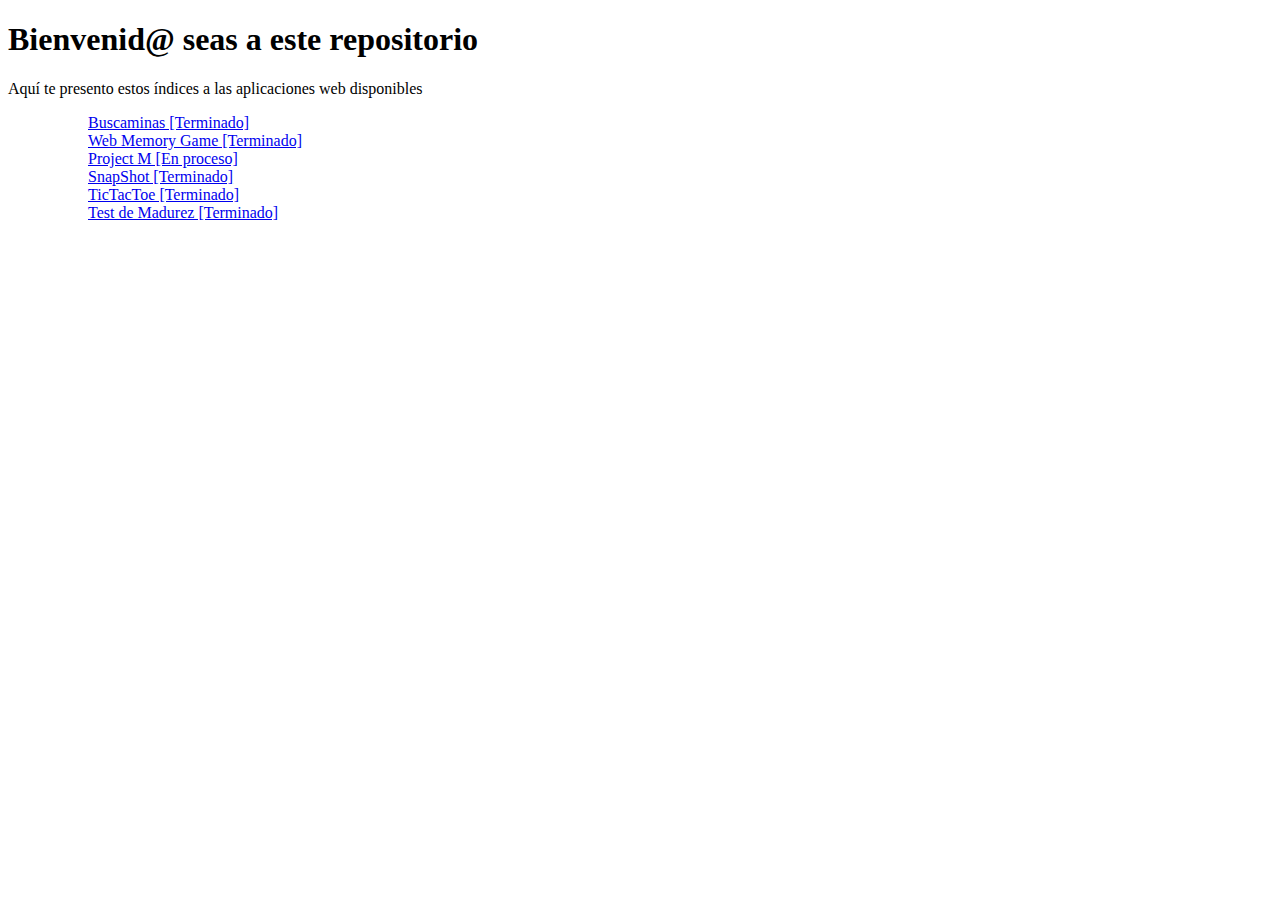
<file: index.html>
<!DOCTYPE html>
<html lang="es">
    <head>
        <meta charset="UTF-8">
        <meta name="viewport" content="width=device-width, initial-scale=1.0">
        <title>index</title>
    </head>
    <body>
        <h1>Bienvenid@ seas a este repositorio</h1>
        <p>Aquí te presento estos índices a las aplicaciones web disponibles</p>
        <ol>
            <ul><a href="Buscaminas/main.html">Buscaminas [Terminado]</a></ul>
            <ul><a href="WebMemoryGame/index.html">Web Memory Game [Terminado]</a></ul>
            <ul><a href="ProjectM/index.html">Project M [En proceso]</a></ul>
            <ul><a href="SnapShot/PaginaPrincipal.html">SnapShot [Terminado]</a></ul>
            <ul><a href="TicTacToe/main.html">TicTacToe [Terminado]</a></ul>
            <ul><a href="TestDeMadurez/">Test de Madurez [Terminado]</a></ul>
        </ol>
    </body>
</html>
</file>
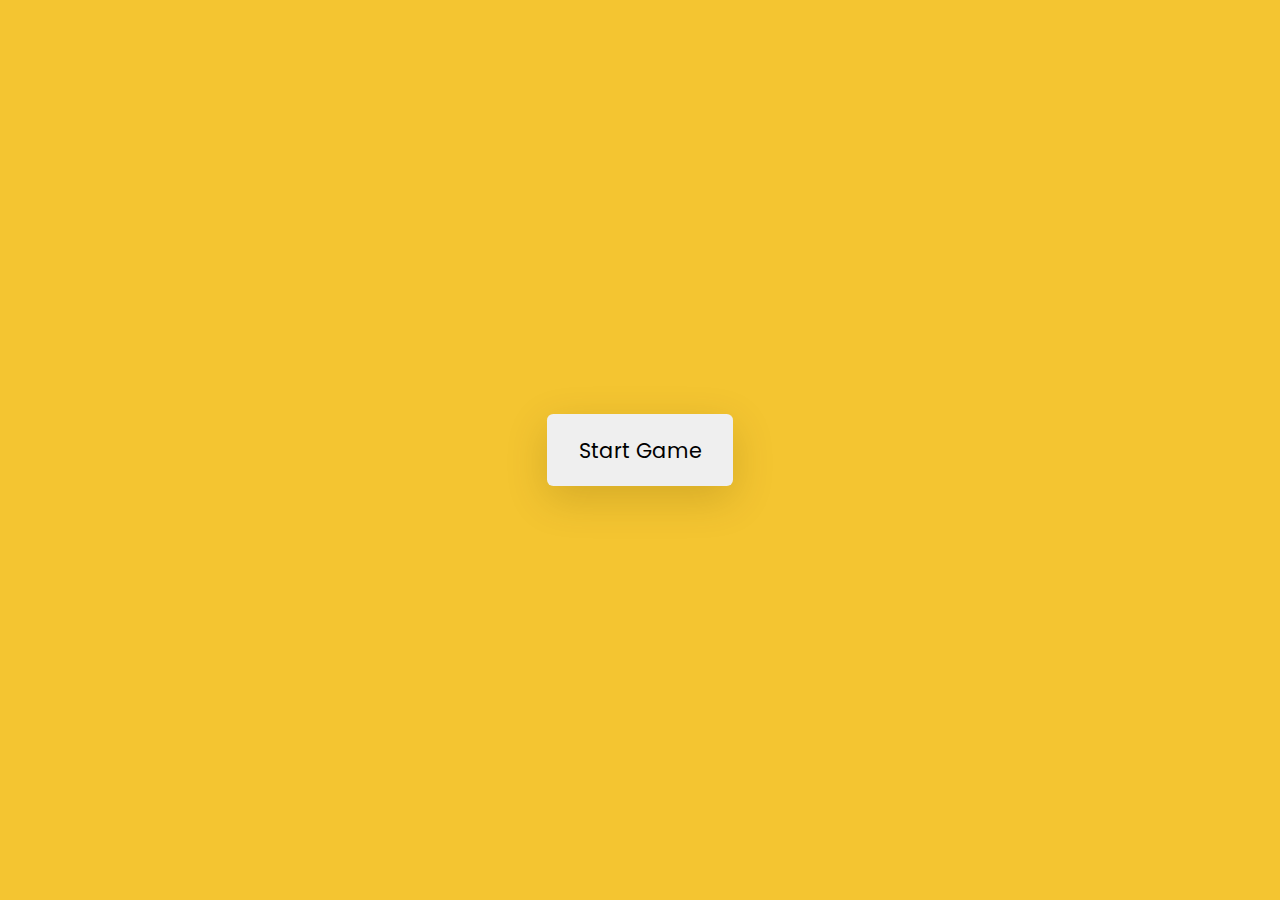
<file: memory/index.html>
<!DOCTYPE html>
<html lang="en">
  <head>
    <meta name="viewport" content="width=device-width, initial-scale=1.0" />
    <title>Memory Game</title>
    <!-- Google Fonts -->
    <link
      href="https://fonts.googleapis.com/css2?family=Poppins:wght@400;600&display=swap"
      rel="stylesheet"
    />
    <!-- Stylesheet -->
    <link rel="stylesheet" href="style.css" />
  </head>
  <body>
    <div class="wrapper">
      <div class="stats-container">
        <div id="moves-count"></div>
        <div id="time"></div>
      </div>
      <div class="game-container"></div>
      <button id="stop" class="hide">Stop Game</button>
    </div>
    <div class="controls-container">
      <p id="result"></p>
      <button id="start">Start Game</button>
    </div>
    <!-- Script -->
    <script src="script.js"></script>
  </body>
</html>
</file>
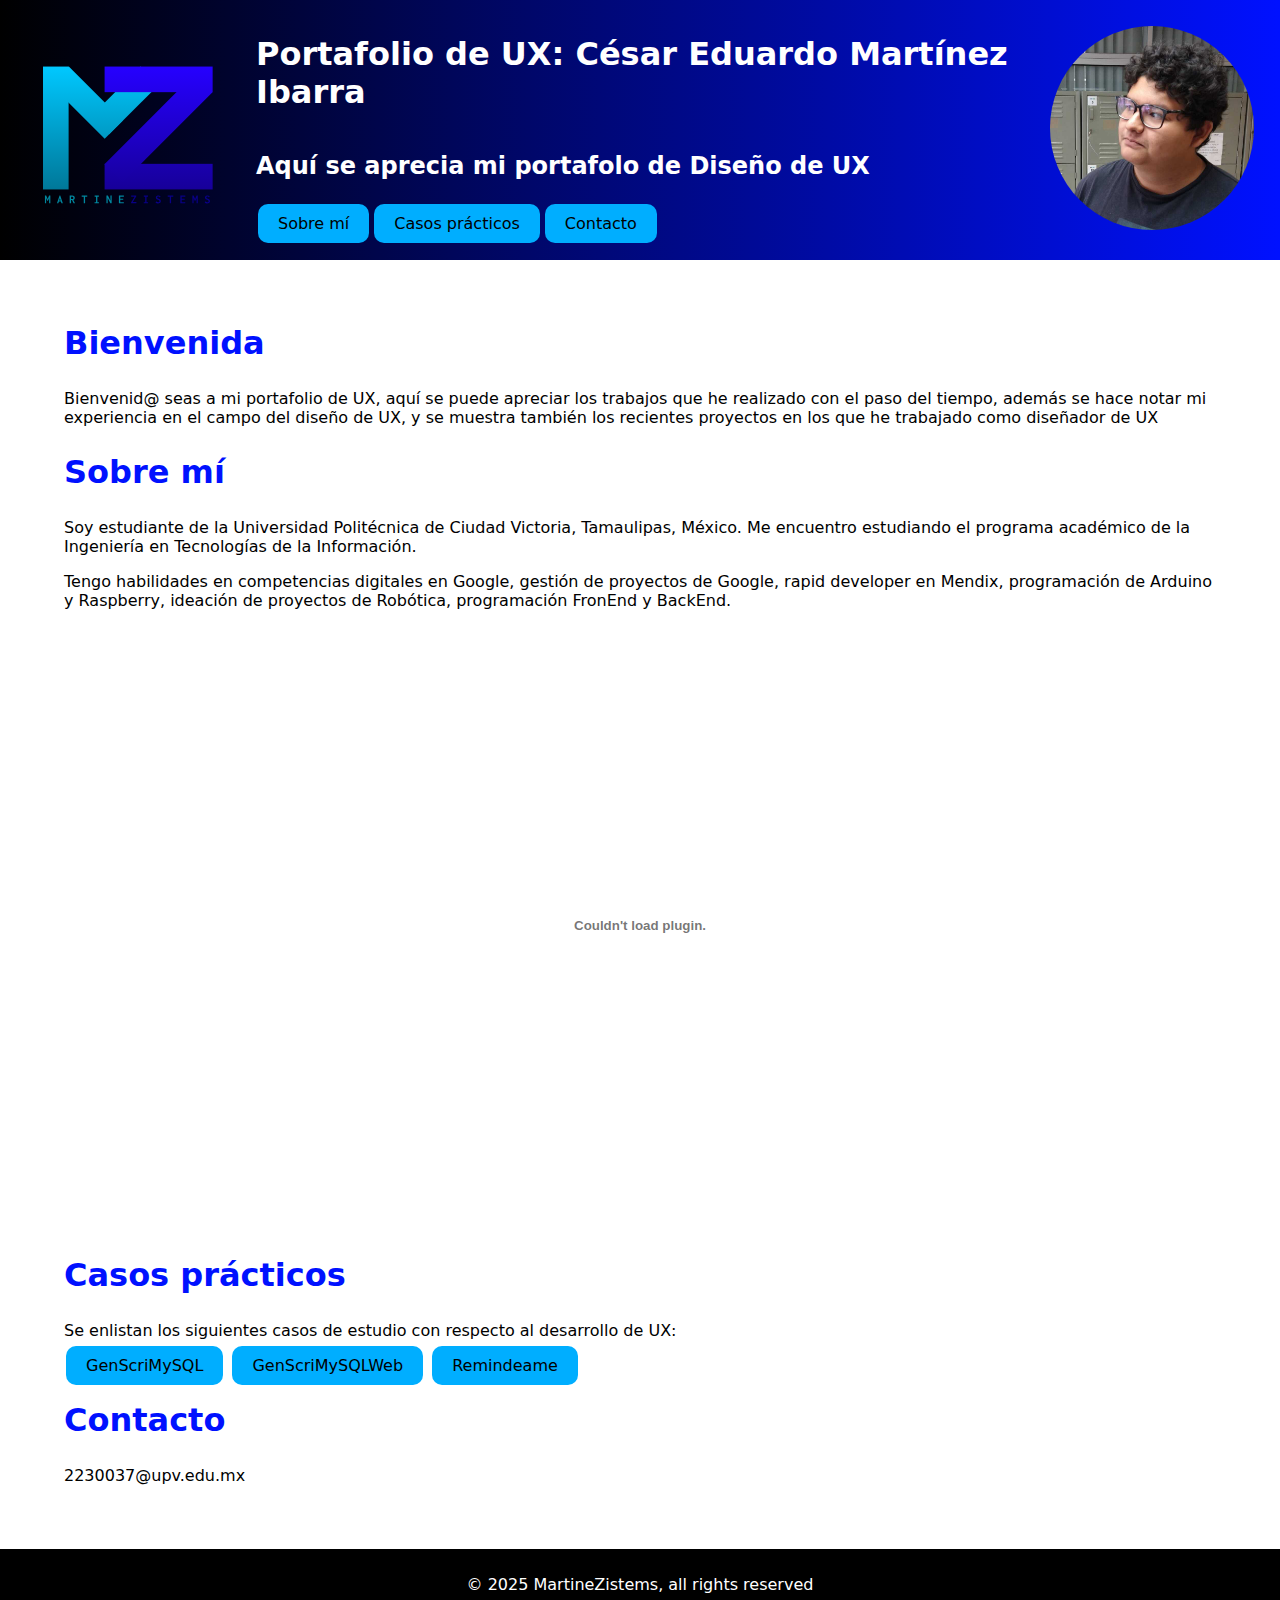
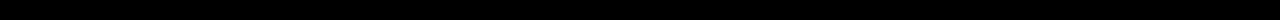
<file: PortafolioDeDisenoDeInterfaces/index.html>
<!DOCTYPE html>
<html lang="es">
<link rel="icon" href="images/MartineZistemsLogo.svg" type="image/png">
<head>
    <meta charset="UTF-8">
    <meta name="viewport" content="width=device-width, initial-scale=1.0">
    <title>Portafolio de UX: César Eduardo Martínez Ibarra</title>
    <link rel="stylesheet" href="styles.css">
</head>
<body>
    <!-- EH, SI ALGUIEN ESTÁ REVISANDO ESTO, POR FAVOR, NECESITO AYUDA PSICOLÓGICA Y TIEMPO DE DESCANSO, TODO EL FIN DE SEMANA ME LA PASÉ DESVELANDO ESCRIBIENDO DOCUMENTOS SOBRE ESTOS PROYECTOS, EL SÁBADO ME TUVE QUE EMBORRACHAR PARA PODER TRABAJAR EL RESTO DE LA NOCHE, EL DÍA DE HOY (DOMINGO) ESTOY TAMBIÉN DESVELANDOME, YA ME TOMÉ UNA PREDATOR, ME SIENTO ENFERMO, SIENTO QUE TENGO GRIPA Y ME SIENTO CANSADO, NO HE DORMIDO BIEN ESTOS DÍAS, Y ESTOY COMENZANDO A TENER ESQUIZOFRENIA, ESTOY COMENZANDO A ESCUCHAR COSAS... Y VOCES... NECESITO AYUDA PSICOLÓGICA, NO HE DORMIDO NADA. -->
    <div class="header">
        <div class="columnaUno">
            <img class="logo" src="images/MartineZistemsLogo.svg" alt="Logo de MartineZistems">
        </div>
        <div class="columnaDos">
            <h1>Portafolio de UX: César Eduardo Martínez Ibarra</h1>
            <h2>Aquí se aprecia mi portafolo de Diseño de UX</h2>
            <div class="apartados">
                <a class="btn" href="#about">Sobre mí</a>
                <a class="btn" href="#projects">Casos prácticos</a>
                <a class="btn" href="#contact">Contacto</a>
            </div>
        </div>
        <div class="columnaTres">
            <img class="foto" src="images/yo.jpeg" alt="César Eduardo Martínez Ibarra">
        </div>
    </div>
    <div class="cuerpo">
        <section id="about">
            <h2 class="h2">Bienvenida</h2>
            <p>Bienvenid@ seas a mi portafolio de UX, aquí se puede apreciar los trabajos que he realizado con el paso del tiempo, además se hace notar mi experiencia en el campo del diseño de UX, y se muestra también los recientes proyectos en los que he trabajado como diseñador de UX</p>
            <h2 class="h2">Sobre mí</h2>
            <p>Soy estudiante de la Universidad Politécnica de Ciudad Victoria, Tamaulipas, México. Me encuentro estudiando el programa académico de la Ingeniería en Tecnologías de la Información.</p>
            <p>Tengo habilidades en competencias digitales en Google, gestión de proyectos de Google, rapid developer en Mendix, programación de Arduino y Raspberry, ideación de proyectos de Robótica, programación FronEnd y BackEnd.</p>
            <embed src="pdf/ResumeTemplate.pdf" type="application/pdf" width="100%" height="600px" />
        </section>
        <section id="projects">
            <h2 class="h2">Casos prácticos</h2>
            <p>Se enlistan los siguientes casos de estudio con respecto al desarrollo de UX:</p>
            <a class="btn" href="primerProyecto.html">GenScriMySQL</a>
            <a class="btn" href="segundoProyecto.html">GenScriMySQLWeb</a>
            <a class="btn" href="tercerProyecto.html">Remindeame</a>
        </section>
        <section id="contact">
            <h2 class="h2">Contacto</h2>
            <p>2230037@upv.edu.mx</p>
        </section>
    </div>
    <footer class="copyright">
        <p>&copy; 2025 MartineZistems, all rights reserved</p>
    </footer>
</body>
</html>
</file>
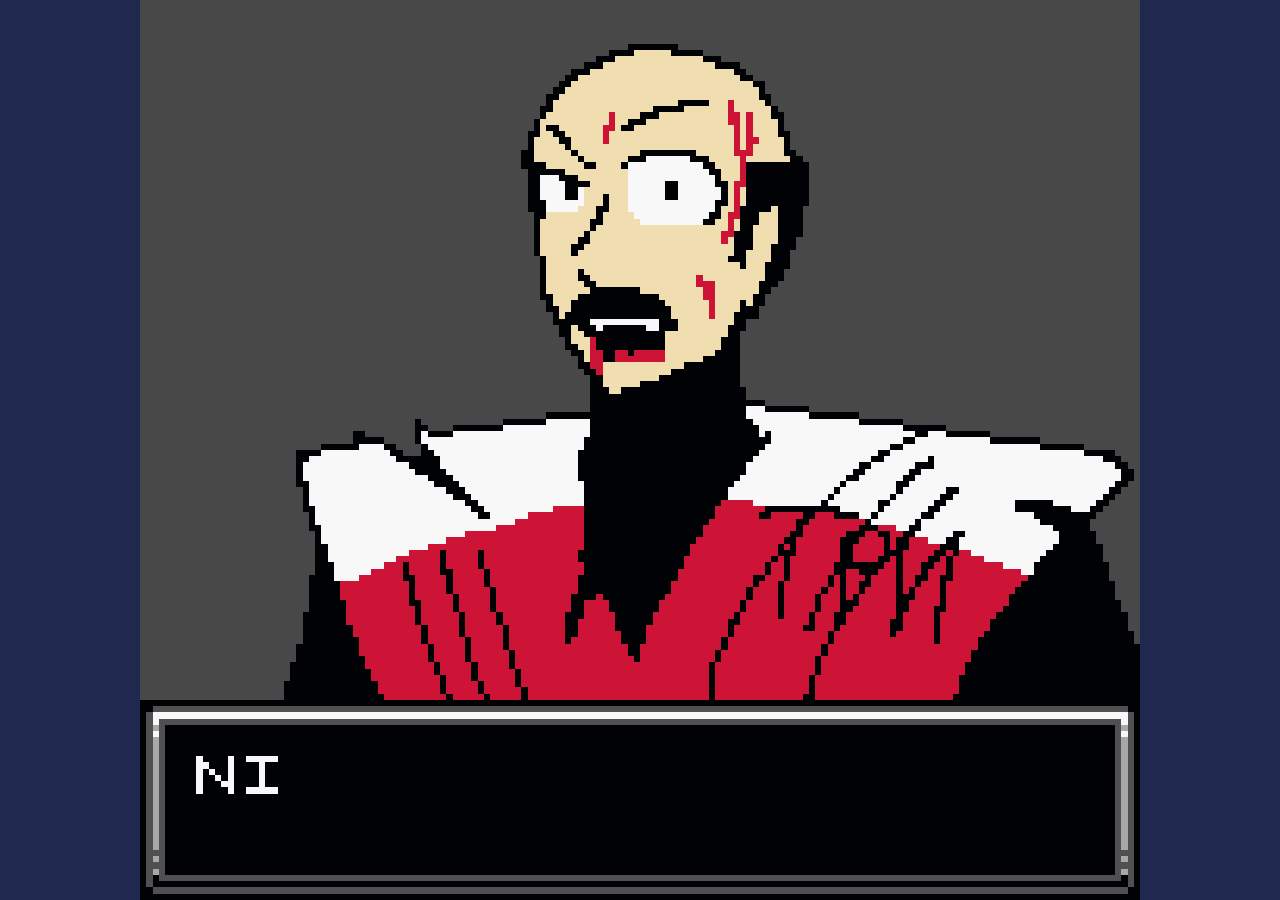
<file: ProjectM/index.html>
<!DOCTYPE html>
<html>
  <head>
    <meta charset="utf-8" />
    <meta http-equiv="Content-Type" content="text/html; charset=utf-8" />
    <meta name="viewport" content="width=device-width, initial-scale=1" />
    <link rel="stylesheet" href="css/style.css" />
    <title>Project M</title>
    <meta name="author" content="935 GAMES" />
    <style type="text/css"> body { background-color:#202850; }</style>
    
  </head>
  <body>
    <div id="game">
      <canvas id="mainCanvas" width="256" height="224">No Canvas Support</canvas>
    </div>
    <div id="controller">
      <div id="controller_dpad">
        <div id="controller_left"></div>
        <div id="controller_right"></div>
        <div id="controller_up"></div>
        <div id="controller_down"></div>
      </div>
      <div id="controller_select" class="capsuleBtn">Select</div>
      <div id="controller_start" class="capsuleBtn">Start</div>
      <div id="controller_b" class="roundBtn">B</div>
      <div id="controller_a" class="roundBtn">A</div>
    </div>      
    <script>
      const customControls = {"up":["ArrowUp","w"],"down":["ArrowDown","s"],"left":["ArrowLeft","a"],"right":["ArrowRight","d"],"a":["Alt","z","j"],"b":["Control","k","x"],"start":["Enter"],"select":["Shift"]}
    </script>
    <script src="binjgb.js"></script>
    <script src="js/script.js"></script>
    <script src="js/debugger.js"></script>
</body>
</file>
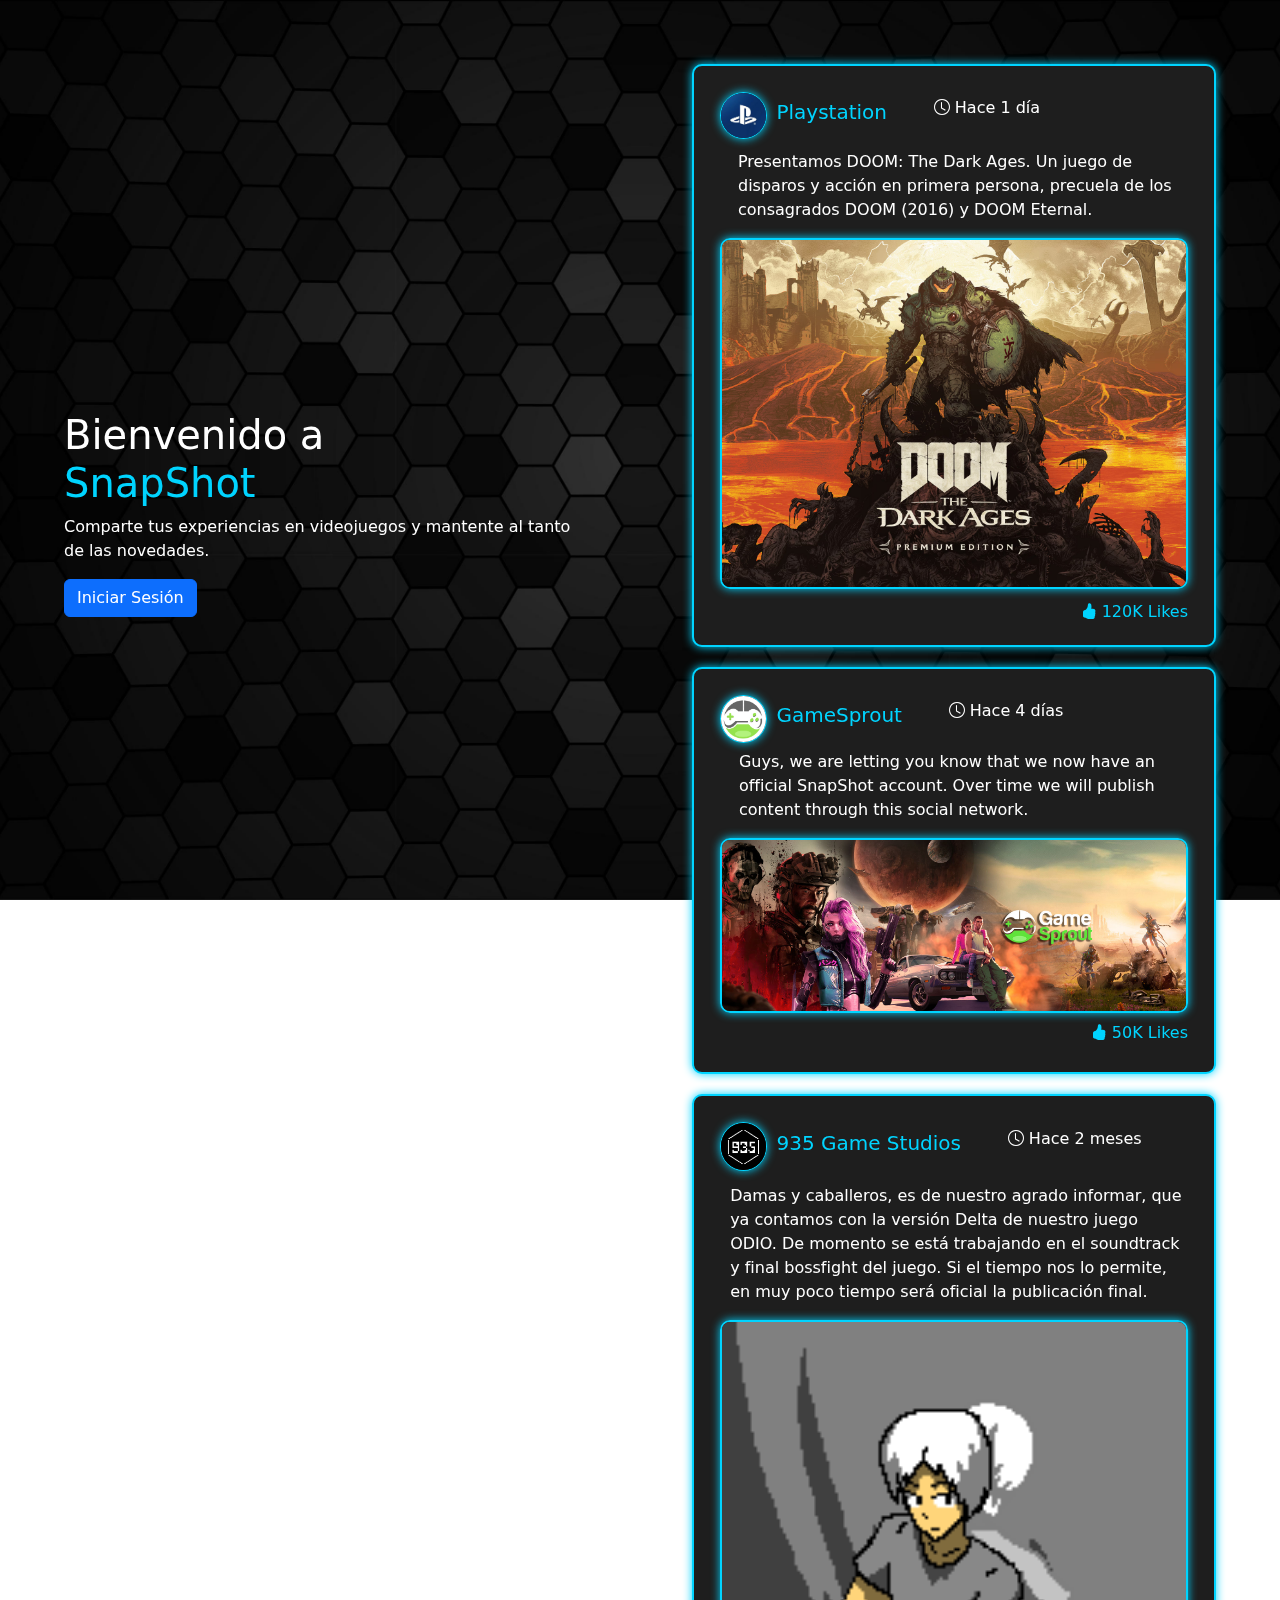
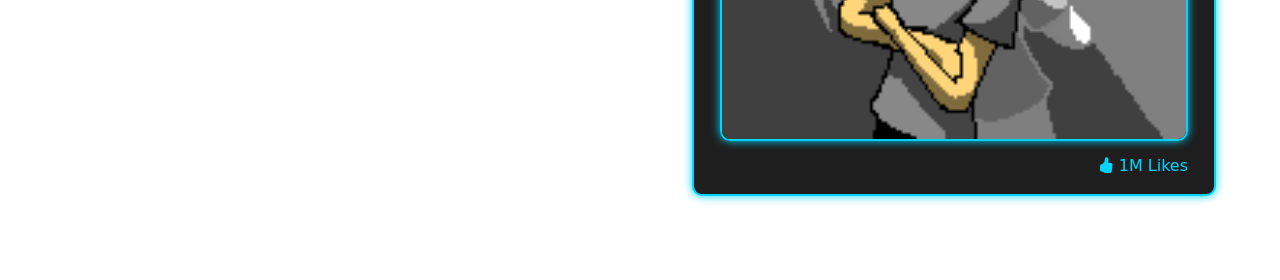
<file: SnapShot/index.html>
<!DOCTYPE html>
<html lang="es">
<head>
    <meta charset="UTF-8">
    <meta name="viewport" content="width=device-width, initial-scale=1.0">
    <title>SnapShot - Inicio</title>
    <link rel="stylesheet" href="https://cdn.jsdelivr.net/npm/bootstrap@5.3.0/dist/css/bootstrap.min.css">
    <link rel="stylesheet" href="https://cdn.jsdelivr.net/npm/bootstrap-icons/font/bootstrap-icons.css">
    <link rel="stylesheet" href="css/Styles.css" />
</head>
<body class="body">
    <div class="contenedorDeColumnas">
        <div class="columnaMitadIzquierda">
            <div class="descripcion">
                <h1>Bienvenido a <div class="blue">SnapShot</div></h1>
                <p>Comparte tus experiencias en videojuegos y mantente al tanto de las novedades.</p>
                <a class="btn btn-primary" href="Login.html">Iniciar Sesión</a>
            </div>
        </div>
        <div class="blank"></div>
        <div class="columnaMitad">
            <div class="card post-card">
                <div class="postCardContent">
                    <div class="cabezaPublicacion">
                        <img class="userImg" src="images/users/Playstation.png">
                        <div class="littleBlank"></div>
                        <h5><div class="blue">Playstation</div> </h5>
                        <div class="blank"></div>
                        <p><i class="bi bi-clock"></i> Hace 1 día </p>
                    </div>
                    <div class="littleBlank"></div>
                    <div class="cabezaPublicacion">
                        <div class="blank"></div>
                        <p>Presentamos DOOM: The Dark Ages. Un juego de disparos y acción en primera persona, precuela de los consagrados DOOM (2016) y DOOM Eternal.</p>
                    </div>
                    <img class="post-img" src="images/posts/DOOMDA.avif">
                    <div class="littleBlank"></div>
                    <div class="derecha">
                        <p class="blue"><i class="bi bi-hand-thumbs-up-fill like-btn"></i> 120K Likes</p>
                    </div>
                </div>
            </div>
            <div class="card post-card">
                <div class="postCardContent">
                    <div class="cabezaPublicacion">
                        <img class="userImg" src="images/users/GameSprout.png">
                        <div class="littleBlank"></div>
                        <h5><div class="blue">GameSprout</div> </h5>
                        <div class="blank"></div>
                        <p><i class="bi bi-clock"></i> Hace 4 días </p>
                    </div>
                    <div class="littleBlank"></div>
                    <div class="cabezaPublicacion">
                        <div class="blank"></div>
                        <p>Guys, we are letting you know that we now have an official SnapShot account. Over time we will publish content through this social network.</p>
                    </div>
                    <img class="post-img" src="images/posts/GS.jpg">
                    <div class="littleBlank"></div>
                    <div class="derecha">
                        <p class="blue"><i class="bi bi-hand-thumbs-up-fill like-btn"></i> 50K Likes</p>
                    </div>
                </div>
            </div>
            <div class="card post-card">
                <div class="postCardContent">
                    <div class="cabezaPublicacion">
                        <img class="userImg" src="images/users/Captura desde 2025-02-13 20-11-56.png">
                        <div class="littleBlank"></div>
                        <h5><div class="blue">935 Game Studios</div> </h5>
                        <div class="blank"></div>
                        <p><i class="bi bi-clock"></i> Hace 2 meses </p>
                    </div>
                    <div class="littleBlank"></div>
                    <div class="cabezaPublicacion">
                        <div class="blank"></div>
                        <p>Damas y caballeros, es de nuestro agrado informar, que ya contamos con la versión Delta de nuestro juego ODIO. De momento se está trabajando en el soundtrack y final bossfight del juego. Si el tiempo nos lo permite, en muy poco tiempo será oficial la publicación final.</p>
                    </div>
                    <img class="post-img" src="images/posts/Cap7Portad.png">
                    <div class="littleBlank"></div>
                    <div class="derecha">
                        <p class="blue"><i class="bi bi-hand-thumbs-up-fill like-btn"></i> 1M Likes</p>
                    </div>
                </div>
            </div>
        </div>
    </div>

    <script src="https://cdn.jsdelivr.net/npm/bootstrap@5.3.0/dist/js/bootstrap.bundle.min.js"></script>
</body>
</html>
</file>
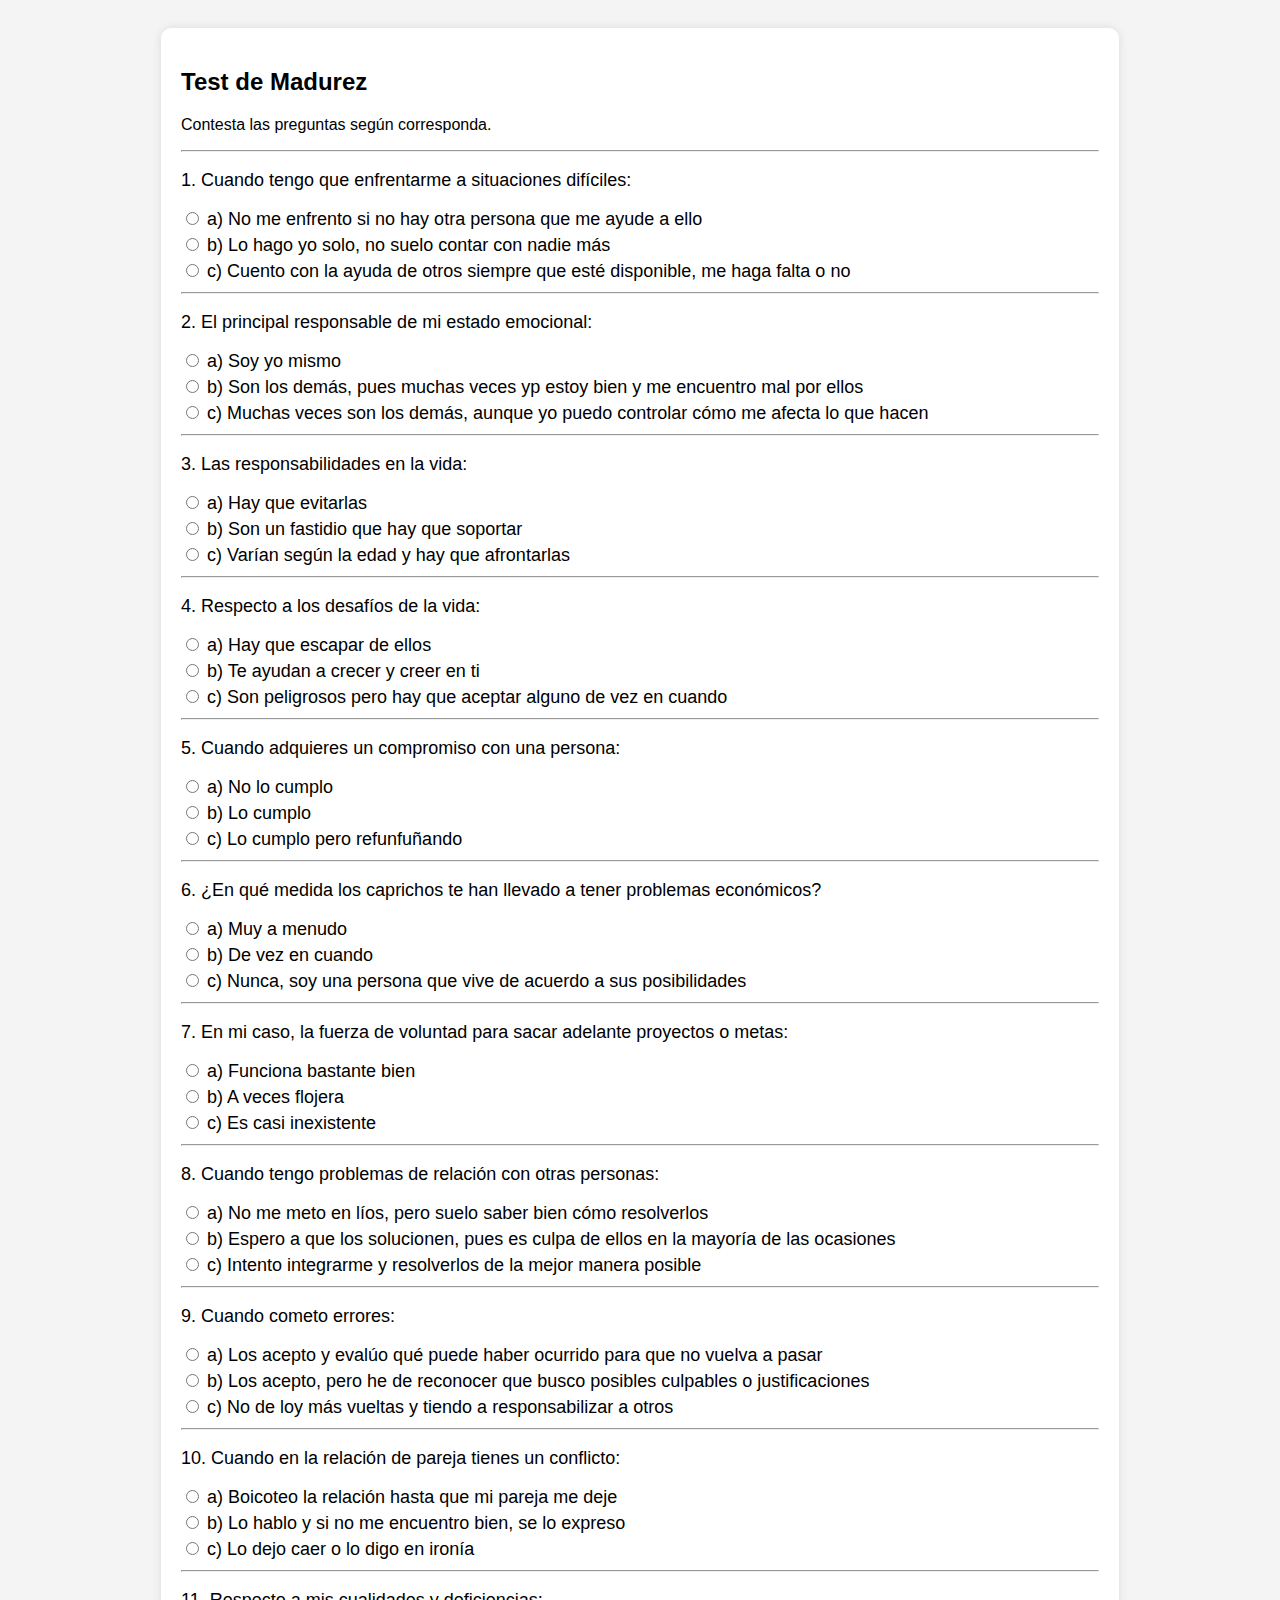
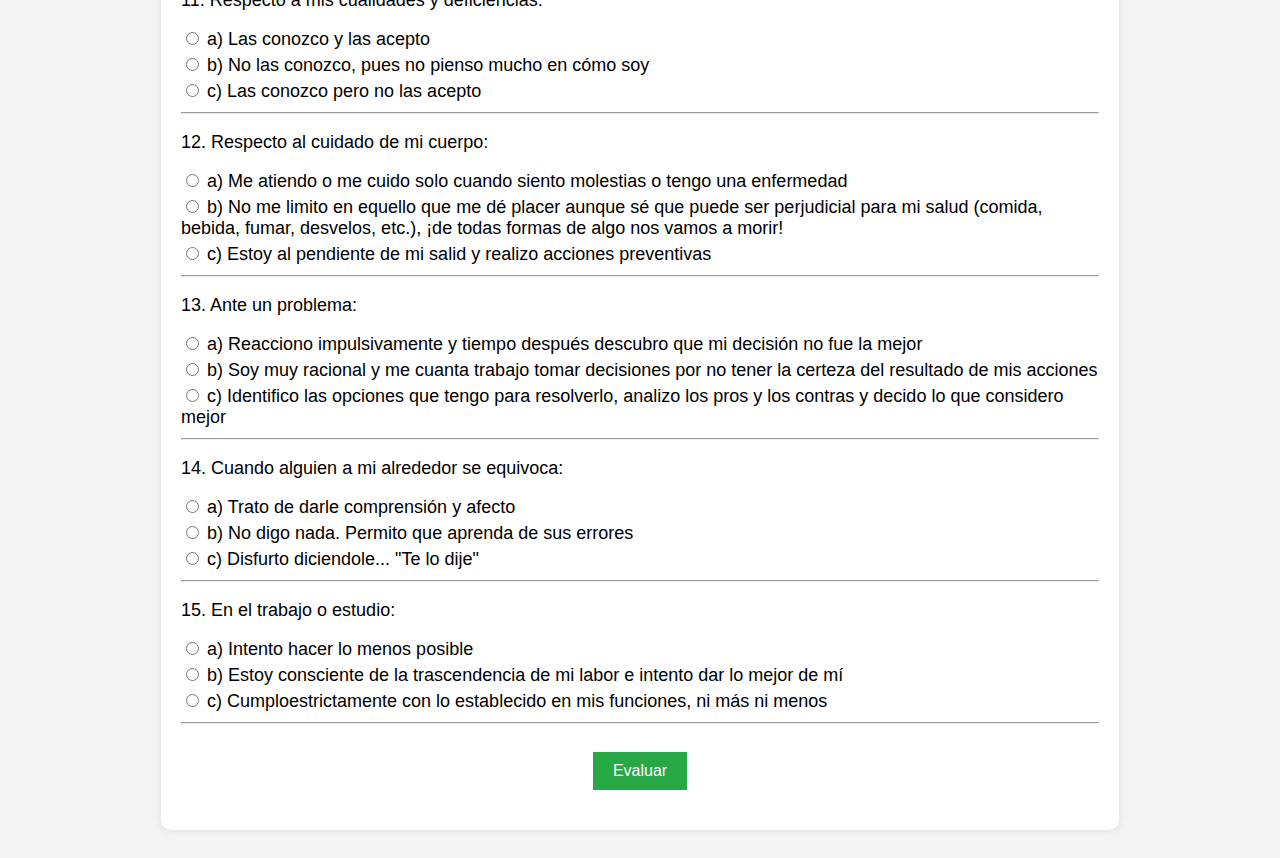
<file: TestDeMadurez/index.html>
<!DOCTYPE html>
<html lang="es">
<head>
    <meta charset="UTF-8">
    <meta name="viewport" content="width=device-width, initial-scale=1.0">
    <title>Test de Madurez</title>
    <link rel="stylesheet" href="styles.css" />
</head>
<body>

    <div class="quiz-container">
        <h2>Test de Madurez</h2>

        <p>Contesta las preguntas según corresponda.</p>
        <hr>
        <div class="question">
            <p>1. Cuando tengo que enfrentarme a situaciones difíciles:</p>
            <div class="options">
                <label><input type="radio" name="q1" value="0"> a) No me enfrento si no hay otra persona que me ayude a ello</label>
                <label><input type="radio" name="q1" value="2"> b) Lo hago yo solo, no suelo contar con nadie más</label>
                <label><input type="radio" name="q1" value="1"> c) Cuento con la ayuda de otros siempre que esté disponible, me haga falta o no</label>
            </div>
        </div>
        <hr>

        <div class="question">
            <p>2. El principal responsable de mi estado emocional:</p>
            <div class="options">
                <label><input type="radio" name="q2" value="2"> a) Soy yo mismo</label>
                <label><input type="radio" name="q2" value="0"> b) Son los demás, pues muchas veces yp estoy bien y me encuentro mal por ellos</label>
                <label><input type="radio" name="q2" value="1"> c) Muchas veces son los demás, aunque yo puedo controlar cómo me afecta lo que hacen</label>
            </div>
        </div>
        
        <hr>

        <div class="question">
            <p>3. Las responsabilidades en la vida:</p>
            <div class="options">
                <label><input type="radio" name="q3" value="0"> a) Hay que evitarlas</label>
                <label><input type="radio" name="q3" value="1"> b) Son un fastidio que hay que soportar</label>
                <label><input type="radio" name="q3" value="2"> c) Varían según la edad y hay que afrontarlas</label>
            </div>
        </div>
        
        <hr>

        <div class="question">
            <p>4. Respecto a los desafíos de la vida:</p>
            <div class="options">
                <label><input type="radio" name="q4" value="0"> a) Hay que escapar de ellos</label>
                <label><input type="radio" name="q4" value="2"> b) Te ayudan a crecer y creer en ti</label>
                <label><input type="radio" name="q4" value="1"> c) Son peligrosos pero hay que aceptar alguno de vez en cuando</label>
            </div>
        </div>
        
        <hr>

        <div class="question">
            <p>5. Cuando adquieres un compromiso con una persona:</p>
            <div class="options">
                <label><input type="radio" name="q5" value="0"> a) No lo cumplo</label>
                <label><input type="radio" name="q5" value="2"> b) Lo cumplo</label>
                <label><input type="radio" name="q5" value="1"> c) Lo cumplo pero refunfuñando</label>
            </div>
        </div>
        
        <hr>

        <div class="question">
            <p>6. ¿En qué medida los caprichos te han llevado a tener problemas económicos?</p>
            <div class="options">
                <label><input type="radio" name="q6" value="0"> a) Muy a menudo</label>
                <label><input type="radio" name="q6" value="1"> b) De vez en cuando</label>
                <label><input type="radio" name="q6" value="2"> c) Nunca, soy una persona que vive de acuerdo a sus posibilidades</label>
            </div>
        </div>
        
        <hr>

        <div class="question">
            <p>7. En mi caso, la fuerza de voluntad para sacar adelante proyectos o metas:</p>
            <div class="options">
                <label><input type="radio" name="q7" value="2"> a) Funciona bastante bien</label>
                <label><input type="radio" name="q7" value="1"> b) A veces flojera</label>
                <label><input type="radio" name="q7" value="0"> c) Es casi inexistente</label>
            </div>
        </div>
        
        <hr>

        <div class="question">
            <p>8. Cuando tengo problemas de relación con otras personas:</p>
            <div class="options">
                <label><input type="radio" name="q8" value="1"> a) No me meto en líos, pero suelo saber bien cómo resolverlos</label>
                <label><input type="radio" name="q8" value="0"> b) Espero a que los solucionen, pues es culpa de ellos en la mayoría de las ocasiones</label>
                <label><input type="radio" name="q8" value="2"> c) Intento integrarme y resolverlos de la mejor manera posible</label>
            </div>
        </div>
        
        <hr>

        <div class="question">
            <p>9. Cuando cometo errores:</p>
            <div class="options">
                <label><input type="radio" name="q9" value="2"> a) Los acepto y evalúo qué puede haber ocurrido para que no vuelva a pasar</label>
                <label><input type="radio" name="q9" value="1"> b) Los acepto, pero he de reconocer que busco posibles culpables o justificaciones</label>
                <label><input type="radio" name="q9" value="0"> c) No de loy más vueltas y tiendo a responsabilizar a otros</label>
            </div>
        </div>
        
        <hr>

        <div class="question">
            <p>10. Cuando en la relación de pareja tienes un conflicto:</p>
            <div class="options">
                <label><input type="radio" name="q10" value="0"> a) Boicoteo la relación hasta que mi pareja me deje</label>
                <label><input type="radio" name="q10" value="2"> b) Lo hablo y si no me encuentro bien, se lo expreso</label>
                <label><input type="radio" name="q10" value="1"> c) Lo dejo caer o lo digo en ironía</label>
            </div>
        </div>
        
        <hr>

        <div class="question">
            <p>11. Respecto a mis cualidades y deficiencias:</p>
            <div class="options">
                <label><input type="radio" name="q11" value="2"> a) Las conozco y las acepto</label>
                <label><input type="radio" name="q11" value="0"> b) No las conozco, pues no pienso mucho en cómo soy</label>
                <label><input type="radio" name="q11" value="1"> c) Las conozco pero no las acepto</label>
            </div>
        </div>
        
        <hr>

        <div class="question">
            <p>12. Respecto al cuidado de mi cuerpo:</p>
            <div class="options">
                <label><input type="radio" name="q12" value="1"> a) Me atiendo o me cuido solo cuando siento molestias o tengo una enfermedad</label>
                <label><input type="radio" name="q12" value="0"> b) No me limito en equello que me dé placer aunque sé que puede ser perjudicial para mi salud (comida, bebida, fumar, desvelos, etc.), ¡de todas formas de algo nos vamos a morir!</label>
                <label><input type="radio" name="q12" value="2"> c) Estoy al pendiente de mi salid y realizo acciones preventivas</label>
            </div>
        </div>
        
        <hr>

        <div class="question">
            <p>13. Ante un problema:</p>
            <div class="options">
                <label><input type="radio" name="q13" value="0"> a) Reacciono impulsivamente y tiempo después descubro que mi decisión no fue la mejor</label>
                <label><input type="radio" name="q13" value="1"> b) Soy muy racional y me cuanta trabajo tomar decisiones por no tener la certeza del resultado de mis acciones</label>
                <label><input type="radio" name="q13" value="2"> c) Identifico las opciones que tengo para resolverlo, analizo los pros y los contras y decido lo que considero mejor</label>
            </div>
        </div>
        
        <hr>

        <div class="question">
            <p>14. Cuando alguien a mi alrededor se equivoca:</p>
            <div class="options">
                <label><input type="radio" name="q14" value="2"> a) Trato de darle comprensión y afecto</label>
                <label><input type="radio" name="q14" value="1"> b) No digo nada. Permito que aprenda de sus errores</label>
                <label><input type="radio" name="q14" value="0"> c) Disfurto diciendole... "Te lo dije"</label>
            </div>
        </div>
        
        <hr>

        <div class="question">
            <p>15. En el trabajo o estudio:</p>
            <div class="options">
                <label><input type="radio" name="q15" value="0"> a) Intento hacer lo menos posible</label>
                <label><input type="radio" name="q15" value="2"> b) Estoy consciente de la trascendencia de mi labor e intento dar lo mejor de mí</label>
                <label><input type="radio" name="q15" value="1"> c) Cumploestrictamente con lo establecido en mis funciones, ni más ni menos</label>
            </div>
        </div>
        
        <hr>
        <div style="width: 100%; align-items: center; text-align: center; justify-content: center;">
            <button class="btn" onclick="evaluarQuiz()">Evaluar</button>
            <p class="result" id="resultado"></p>
        </div>
    </div>

    <script src="script.js"></script>
</body>
</html>
</file>
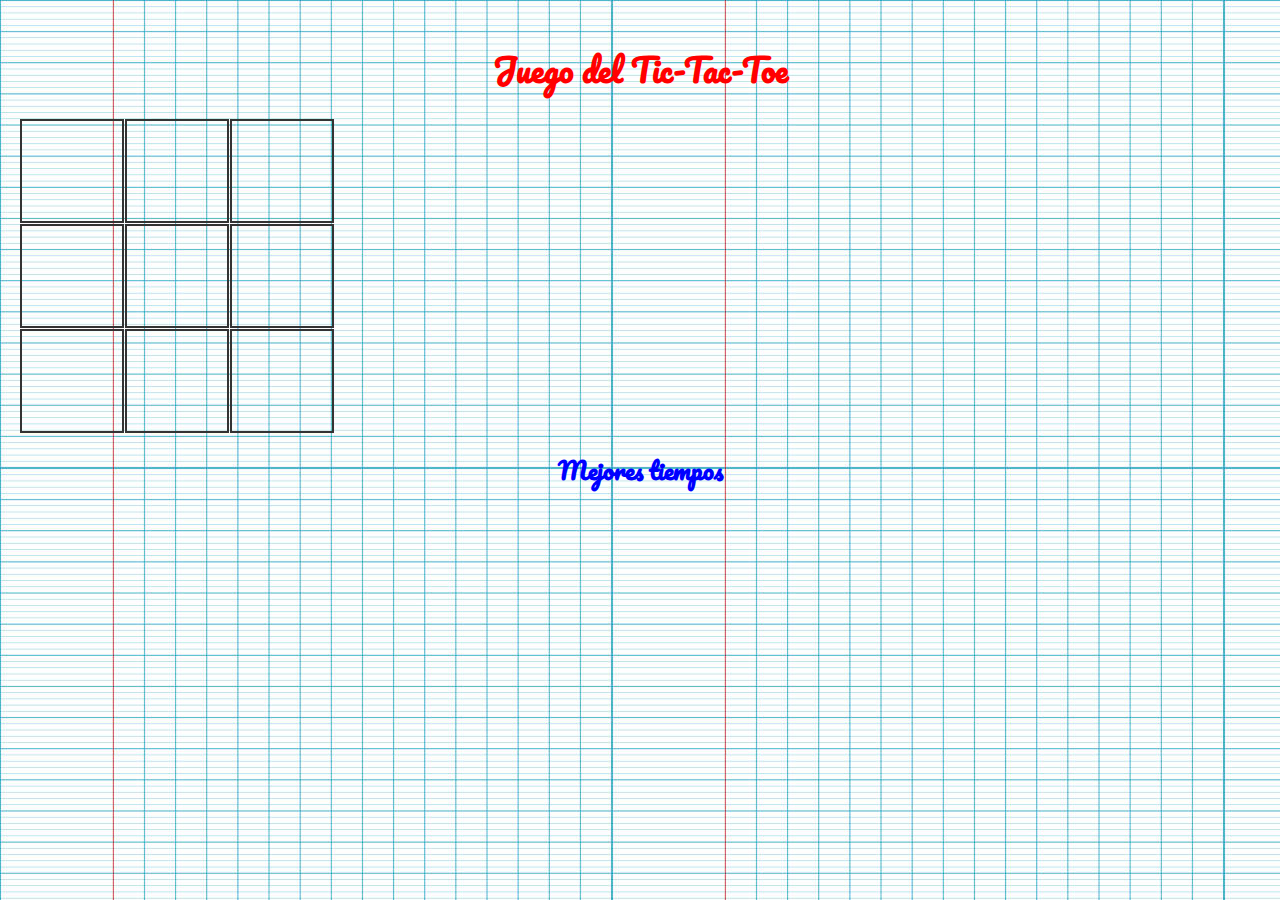
<file: main.html>
<!DOCTYPE html>
<html lang="es">
<head>
    <meta charset="UTF-8">
    <meta name="viewport" content="width=device-width, initial-scale=1.0">
    <title>Tic-Tac-Toe - Jugador vs Computadora</title>
    <link rel="stylesheet" href="styles.css">
</head>
<body>
    <h1>Juego del Tic-Tac-Toe</h1>
    <div id="game">
        <div class="cell" data-index="0"></div>
        <div class="cell" data-index="1"></div>
        <div class="cell" data-index="2"></div>
        <div class="cell" data-index="3"></div>
        <div class="cell" data-index="4"></div>
        <div class="cell" data-index="5"></div>
        <div class="cell" data-index="6"></div>
        <div class="cell" data-index="7"></div>
        <div class="cell" data-index="8"></div>
    </div>

    <div id="result"></div>

    <h2>Mejores tiempos</h2>
    <ul id="leaderboard"></ul>

    <script src="function.js"></script>
</body>
</html>
</file>
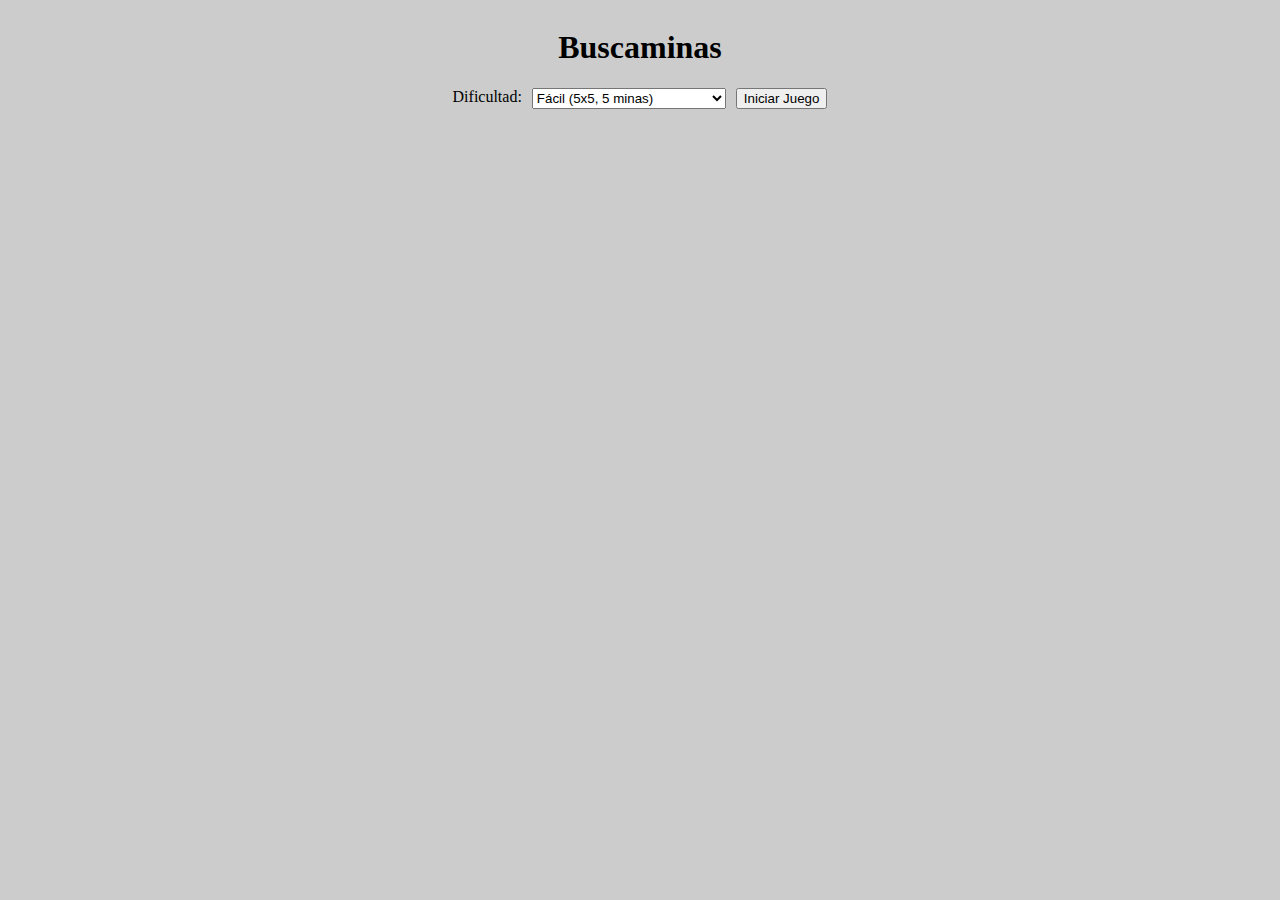
<file: Buscaminas/main.html>
<!DOCTYPE html>
<html lang="es">
<head>
    <meta charset="UTF-8">
    <meta name="viewport" content="width=device-width, initial-scale=1.0">
    <title>Buscaminas</title>
    <link rel="stylesheet" href="styles.css">
    
</head>
<body>

<h1>Buscaminas</h1>

<div id="controls">
    <label for="difficulty">Dificultad:</label>
    <select id="difficulty">
        <option value="5x5-5">Fácil (5x5, 5 minas)</option>
        <option value="8x8-15">Medio (8x8, 15 minas)</option>
        <option value="10x10-25">Difícil (10x10, 25 minas)</option>
        <option value="12x12-40">Muy Difícil (12x12, 40 minas)</option>
        <option value="15x15-60">Leyenda (15x15, 60 minas)</option>
    </select>
    <button onclick="startGame()">Iniciar Juego</button>
</div>

<div class="board" id="board"></div>

		<script src="function.js"></script>
</body>
</html>
</file>
<file: memory/style.css>
* {
    padding: 0;
    margin: 0;
    box-sizing: border-box;
    font-family: "Poppins", sans-serif;
  }
  body {
    background-color: #f4c531;
  }
  .wrapper {
    box-sizing: content-box;
    width: 26.87em;
    padding: 2.5em 3em;
    background-color: #ffffff;
    position: absolute;
    transform: translate(-50%, -50%);
    left: 50%;
    top: 50%;
    border-radius: 0.6em;
    box-shadow: 0 0.9em 2.8em rgba(86, 66, 0, 0.2);
  }
  .game-container {
    position: relative;
    width: 100%;
    display: grid;
    gap: 0.6em;
  }
  .stats-container {
    text-align: right;
    margin-bottom: 1.2em;
  }
  .stats-container span {
    font-weight: 600;
  }
  .card-container {
    position: relative;
    width: 6.25em;
    height: 6.25em;
    cursor: pointer;
  }
  .card-before,
  .card-after {
    position: absolute;
    border-radius: 5px;
    width: 100%;
    height: 100%;
    display: flex;
    align-items: center;
    justify-content: center;
    border: 4px solid #000000;
    transition: transform 0.7s ease-out;
    backface-visibility: hidden;
  }
  .card-before {
    background-color: #f4c531;
    font-size: 2.8em;
    font-weight: 600;
  }
  .card-after {
    background-color: #ffffff;
    transform: rotateY(180deg);
  }
  .card-container.flipped .card-before {
    transform: rotateY(180deg);
  }
  .card-container.flipped .card-after {
    transform: rotateY(0deg);
  }
  .controls-container {
    position: absolute;
    display: flex;
    align-items: center;
    justify-content: center;
    flex-direction: column;
    width: 100%;
    height: 100%;
    background-color: #f4c531;
    top: 0;
  }
  button {
    border: none;
    border-radius: 0.3em;
    padding: 1em 1.5em;
    cursor: pointer;
  }
  #stop {
    font-size: 1.1em;
    display: block;
    margin: 1.1em auto 0 auto;
    background-color: #000000;
    color: #ffffff;
  }
  .controls-container button {
    font-size: 1.3em;
    box-shadow: 0 0.6em 2em rgba(86, 66, 0, 0.2);
  }
  .hide {
    display: none;
  }
  #result {
    text-align: center;
  }
  #result h2 {
    font-size: 2.5em;
  }
  #result h4 {
    font-size: 1.8em;
    margin: 0.6em 0 1em 0;
  }
</file>
<file: PortafolioDeDisenoDeInterfaces/styles.css>
.header{
    background: linear-gradient(to right, #000000, #0011ff);
    display: flex;
    width: 100%;
    height: auto;
    margin: 0%;
}

.columnaUno{
    width: 20%;
}

.columnaDos{
    width: 60%;
    display: flex;
    flex-direction: column;
    justify-content: center;
    color: white;
}

.columnaTres{
    width: 20%;
    justify-content: center;

}

.foto{
    width: 80%;
    margin : 10%;
    border-radius: 100%;
}

.logo{
    width: 100%;
}

body{
    width: 100%;
    height: auto;
    margin: 0%;
    font-family: system-ui, -apple-system, BlinkMacSystemFont, 'Segoe UI', Roboto, Oxygen, Ubuntu, Cantarell, 'Open Sans', 'Helvetica Neue', sans-serif;
}

.btn{
    background-color: #00aeff;
    color: rgb(0, 0, 0);
    border: none;
    padding: 10px 20px;
    margin: 4px 2px;
    text-decoration: none;
    border-radius: 10px;
    transition: all 0.3s ease;
}

.btn:hover{
    background-color: #0011ff;
    color: white;
    transition: all 0.3s ease;
}

.copyright{
    width: 100%;
    height: auto;
    background-color: #000000;
    color: white;
    text-align: center;
    padding: 10px 0;
}

.cuerpo{
    margin: 5%;
}

.h2{
    font-size: 2em;
    color: #0011ff;
}

.casos{
    display: flex;
    flex-direction: row;
    justify-content: center;
    margin: 20px;
    height: auto;
    width: auto;
    flex-wrap: wrap;
    gap: 5px;
}

.botones{
    display: flex;
    flex-direction: row;
    justify-content: center;
    margin: 20px;
}

.apartados{
    display: flex;
    flex-wrap: wrap;
    justify-content: flex-start; /* Justifica los botones a la izquierda */
    gap: 1px; /* Espaciado entre botones */
}

.ponteVertical{
    display: flex;
    flex-direction: column;
    justify-content: center;
    align-items: center;    
    background: linear-gradient(to right, #000000, #0011ff);

}
.carousel {
    position: relative;
    margin: 20px auto;
    overflow: hidden;
    height: 500px;
    border: 1px #000000;
}

.carousel-slides img {
    width: auto;
    display: none;
    height: 500px;
    border:1px #000000;
}

.carousel-btn {
    position: absolute;
    top: 50%;
    transform: translateY(-50%);
    background-color: rgba(0, 0, 0, 0.5);
    color: white;
    border: none;
    padding: 10px;
    cursor: pointer;
    z-index: 10;
}

.carousel-btn.prev {
    left: 10px;
}

.carousel-btn.next {
    right: 10px;
}
.casos img{
    width: auto;
    height: 500px;
}
</file>
<file: ProjectM/css/style.css>
body {
  background: #031921;
  color: #fff;
  font-family: "HelveticaNeue-Light", "Helvetica Neue Light", "Helvetica Neue",
    Helvetica, Arial, "Lucida Grande", sans-serif;
  font-weight: 300;
  margin: 0;
  padding: 0;
  touch-action: none;
  -webkit-touch-callout: none;
  user-select: none;
  -webkit-user-select: none;
  overflow: hidden;
}

#game {
  display: flex;
  flex-direction: column;
  position: absolute;
  width: 100%;
  height: 100%;
  touch-action: none;
}

#game canvas {
  object-fit: contain;
  image-rendering: -moz-crisp-edges;
  image-rendering: -webkit-crisp-edges;
  image-rendering: pixelated;
  image-rendering: crisp-edges;
  height: 100%;
}

#controller {
  display: none;
  position: fixed;
  bottom: 0px;
  height: 210px;
  width: 100%;
  touch-action: none;
  opacity: 0.8;
}

#controller_dpad {
  position: absolute;
  bottom: 20px;
  left: 0px;
  width: 184px;
  height: 184px;
}

#controller_dpad:before {
  content: "";
  display: block;
  width: 48px;
  height: 48px;
  background: #5c5c5c;
  background: radial-gradient(
    ellipse at center,
    #5c5c5c 0%,
    #555 59%,
    #5c5c5c 60%
  );
  position: absolute;
  left: 68px;
  top: 68px;
}

#controller_left {
  position: absolute;
  left: 20px;
  top: 68px;
  width: 48px;
  height: 48px;
  background: #666;
  background: radial-gradient(ellipse at center, #666 0%, #5c5c5c 80%);
  border-top-left-radius: 4px;
  border-bottom-left-radius: 4px;
}

#controller_right {
  position: absolute;
  left: 116px;
  top: 68px;
  width: 48px;
  height: 48px;
  background: #666;
  background: radial-gradient(ellipse at center, #666 0%, #5c5c5c 80%);
  border-top-right-radius: 4px;
  border-bottom-right-radius: 4px;
}

#controller_up {
  position: absolute;
  left: 68px;
  top: 20px;
  width: 48px;
  height: 48px;
  background: #666;
  background: radial-gradient(ellipse at center, #666 0%, #5c5c5c 80%);
  border-top-left-radius: 4px;
  border-top-right-radius: 4px;
}

#controller_down {
  position: absolute;
  left: 68px;
  top: 116px;
  width: 48px;
  height: 48px;
  background: #666;
  background: radial-gradient(ellipse at center, #666 0%, #5c5c5c 80%);
  border-bottom-left-radius: 4px;
  border-bottom-right-radius: 4px;
}

#controller_a {
  position: absolute;
  bottom: 110px;
  right: 20px;
}

#controller_b {
  position: absolute;
  bottom: 80px;
  right: 100px;
}

.roundBtn {
  display: flex;
  justify-content: center;
  align-items: center;
  font-weight: bold;
  font-size: 32px;
  color: #440f1f;
  line-height: 64px;
  width: 64px;
  height: 64px;
  border-radius: 64px;
  background: #870a4c;
  background: radial-gradient(ellipse at center, #ab1465 0%, #8b1e57 100%);
  box-shadow: 0px 4px 5px rgba(0, 0, 0, 0.2);
}

.capsuleBtn {
  font-weight: bold;
  font-size: 10px;
  color: #111;
  display: flex;
  justify-content: center;
  align-items: center;
  line-height: 40px;
  text-transform: uppercase;
  width: 64px;
  height: 32px;
  border-radius: 40px;
  background: #222;
  background: radial-gradient(ellipse at center, #666 0%, #555 100%);
  box-shadow: 0px 4px 5px rgba(0, 0, 0, 0.2);
}

#controller_start {
  position: absolute;
  bottom: 20px;
  right: 15px;
}

#controller_select {
  position: absolute;
  bottom: 20px;
  right: 100px;
}

.btnPressed {
  opacity: 0.5;
}

.spinner {
  height: 50px;
  width: 50px;
  margin: 0px auto;
  -webkit-animation: rotation 0.8s linear infinite;
  -moz-animation: rotation 0.8s linear infinite;
  -o-animation: rotation 0.8s linear infinite;
  animation: rotation 0.8s linear infinite;
  border-left: 10px solid #306850;
  border-right: 10px solid #306850;
  border-bottom: 10px solid #306850;
  border-top: 10px solid #88c070;
  border-radius: 100%;
  background-color: #031921;
}
@-webkit-keyframes rotation {
  from {
    -webkit-transform: rotate(0deg);
  }
  to {
    -webkit-transform: rotate(360deg);
  }
}
@-moz-keyframes rotation {
  from {
    -moz-transform: rotate(0deg);
  }
  to {
    -moz-transform: rotate(360deg);
  }
}
@-o-keyframes rotation {
  from {
    -o-transform: rotate(0deg);
  }
  to {
    -o-transform: rotate(360deg);
  }
}
@keyframes rotation {
  from {
    transform: rotate(0deg);
  }
  to {
    transform: rotate(360deg);
  }
}

@media only screen and (max-width: 640px) {
  #game canvas {
    margin-top: 0px;
    width: 100%;
    max-width: 512px;
    border: 0px;
    border-radius: 0px;
  }
}

@media only screen and (max-device-width: 812px) and (orientation: portrait) {
  body {
    margin: 0;
  }

  #game {
    width: 100%;
    position: fixed;
    touch-action: none;
  }

  #game canvas {
    margin: 0;
    display: block;
    width: 100% !important;
    height: auto !important;
  }
}

@media only screen and (max-device-width: 320px) and (orientation: portrait) {
  #controller_dpad {
    left: -5px;
    bottom: -5px;
  }

  #controller_a {
    right: 5px;
    bottom: 95px;
  }

  #controller_b {
    right: 80px;
  }

  #controller_start {
    right: 5px;
  }

  #controller_select {
    right: 80px;
  }
}

@media only screen and (max-width: 500px) and (max-height: 400px) {
  #controller {
    display: none;
  }
}

/* Small devices in landscape */
@media only screen and (max-device-width: 300px) and (orientation: landscape) {
  html,
  body {
    height: 100%;
  }
  body {
    display: flex;
    justify-content: center;
    align-items: center;
  }

  #game:after {
    content: "PLEASE ROTATE ↻";
    font-size: 24px;
    font-weight: bold;
    color: #fff;
  }

  #game canvas {
    display: none;
    max-width: 480px;
  }

  #controller {
    display: none;
  }
}

/* Devices large enough for landscape */
@media only screen and (min-width: 300px) and (orientation: landscape) {
  #controller {
    bottom: 50%;
    transform: translateY(50%);
    opacity: 0.5;
  }
}

#debug {
  display:flex;
  flex-direction:column;
  align-items:center;
  padding:10px;
  position:fixed;
  top:0px;
  left:0px;
  right:0px;
  bottom:0px;
  background:rgba(0,0,0,0.5);
}

#debug div {
  background: white;
  color: black;
  border: 1px solid #ddd;
  border-radius: 4px;
  transform: position;
  font-size: 11px;
  font-family: -apple-system, BlinkMacSystemFont, "Segoe UI", Roboto, Helvetica, Arial, sans-serif, "Apple Color Emoji", "Segoe UI Emoji", "Segoe UI Symbol";
  display: flex;
  align-items: center;
}

#debug span {
  padding: 5px 8px;
}

#debug button {
  background: transparent;
  border: none;
  border-left: 1px solid #ddd;
  display: flex;
  align-items: center;
  height: 100%;
}

#debug button:hover {
  background: #eee;
}

#debug button:active {
  background: #ddd;
}
</file>
<file: SnapShot/css/Styles.css>
.post-card {
    margin-bottom: 20px;
    border-radius: 10px;
    overflow: hidden;
    color:white;
    background-color: rgb(30, 30, 30);
    border-color: #00D4FF;
    border: 2px solid #00D4FF;
    box-shadow: 0 0 10px #00D4FF;
    ransition: box-shadow 0.1s ease-in-out;
}
.loginCard {
    margin-bottom: 20px;
    border-radius: 10px;
    padding: 20px;
    overflow: hidden;
    color:white;
    background-color: rgb(30, 30, 30);
    border-color: #00D4FF;
    border: 2px solid #00D4FF;
    box-shadow: 0 0 10px #00D4FF;
    ransition: box-shadow 0.1s ease-in-out;
}
.post-img {
    width: 100%;
    height: auto;
    border: 2px solid #00D4FF;
    box-shadow: 0 0 10px #00D4FF;
    ransition: box-shadow 0.1s ease-in-out;
    border-radius: 10px;
}
.userImg {
    width: 10%;
    height: auto;
    border: 1px solid #00D4FF;
    box-shadow: 0 0 10px #00D4FF;
    ransition: box-shadow 0.1s ease-in-out;
    border-radius: 50%;
}
.post-body {
    padding: 15px;
}
.body{
    justify-content: center;
    align-items: center;
    background-image: url('backgrounds/hexagons.jpg'); /* Reemplaza 'fondo.jpg' con el nombre de tu imagen */
    background-size: cover; /* Ajusta la imagen para cubrir toda la pantalla */
    background-position: center; /* Centra la imagen */
    background-repeat: no-repeat; /* Evita que la imagen se repita */
    background-attachment: fixed;
    color:white;
}
.contenedorDeColumnas{
    display: flex;
    margin: 5%;
}
.columnaMitad{
    width: 50%;
    display: flex;
    flex-direction: column;
    justify-content: center;
}
.columnaTercera{
    width: 30%;
    display: flex;
    flex-direction: column;
    justify-content: center;
}
.columnaTerceraPorDos{
    width: 60%;
    display: flex;
    flex-direction: column;
    justify-content: center;
}
.columnaMitadLogo{
    width: 50%;
    display: flex;
    flex-direction: column;
    justify-content: center;
    text-align: center;
    color: #00D4FF;
    position: sticky;
    top: 0;
    height: 100%;
    overflow-y: auto;
}
.columnaMitadIzquierda{
    width: 50%;
    display: flex;
    flex-direction: column;
    justify-content: center;
    position: sticky;
    top: 0;
    height: 100vh;
    overflow-y: auto;
}
.blank{
    width: 10%;
    height: 10%;
}
.littleBlank{
    width: 2%;
    height: 2%;
}
.descripcion{
    text-align: left;
}
.derecha{
    text-align: right;
}
.cabezaPublicacion{
    display: flex;
    align-items: center;
}
.postCardContent{
    margin: 5%;
}
.blue{
    color:#00D4FF;
}
.botonAzul{
    padding: 5px;
    color: white;
    background-color: #00D4FF;
    border-radius: 10px;
}
.logoPreliminar{
    font-size: 350px;
}
.userBanner{
    background-color: rgb(30, 30, 30);
    padding: 3%;
    border-bottom: 2px solid #00D4FF;
    box-shadow: 0 0 10px #00D4FF;
    transition: box-shadow 0.1s ease-in-out;
}
.ponteVertical{
    display: flex;
    flex-direction: column;
}
.seyse{
    padding-left: 150px;
}
.cardFromUserProfile {
    border-radius: 10px;
    width: 50%;
    overflow: hidden;
    color:white;
    background-color: rgb(30, 30, 30);
    border-color: #00D4FF;
    border: 2px solid #00D4FF;
    box-shadow: 0 0 10px #00D4FF;
    transition: box-shadow 0.1s ease-in-out;
}
.publications{
    align-items: center;
    align-content: center;
    text-align: center;
    justify-content: center;
    width: 100%;
    height: auto;
    padding-top: 20px;
}
.publicationsPosts{
    display: flex;
    flex-direction: column;
    align-items: center;
    align-content: center;
    text-align: center;
    justify-content: center;
    width: 100%;
    height: auto;
}

/* Responsive */
@media (max-width: 1024px) {
    .contenedorDeColumnas {
        flex-direction: column;
        align-items: center;
        height: auto;
        margin:0%;
        width: 100%;
    }

    .columnaMitadIzquierda {
        position: sticky;
        top: 0; /* Esto asegura que se quede fija en la parte superior */
        z-index: 10; /* Asegura que esté al frente de la otra columna */
        width: 100%;
        height: 25%;
        margin-bottom: 20px;
    }

    .columnaMitad {
        width: 80%;
    }

    .body {
        justify-content: top;
        align-items: top;
        background-image: url('backgrounds/hexagons.jpg'); /* Reemplaza 'fondo.jpg' con el nombre de tu imagen */
        background-size: cover; /* Ajusta la imagen para cubrir toda la pantalla */
        background-position: center; /* Centra la imagen */
        background-repeat: no-repeat; /* Evita que la imagen se repita */
        background-attachment: fixed;
        color: white;
    }
    .descripcion{
        margin-bottom: 20px;
        padding: 20px;
        overflow: hidden;
        color:white;
        background-color: rgb(30, 30, 30);
        border-color: #00D4FF;
        border-bottom: 2px solid #00D4FF;
        box-shadow: 0 0 10px #00D4FF;
        transition: box-shadow 0.1s ease-in-out;
    }
    .logoPreliminar{
        font-size: 1px;
    }
    .loginCard{
        align-self: center;
        margin-top: 35%;
    }
    .columnaTercera{
        width: 80%;
        display: flex;
        flex-direction: column;
        justify-content: center;
    }
    .columnaTerceraPorDos{
        width: 80%;
        display: flex;
        justify-content: center;
    }
}
</file>
<file: TestDeMadurez/styles.css>
body {
    font-family: Arial, sans-serif;
    background-color: #f4f4f4;
    text-align: center;
    padding: 20px;
}
.quiz-container {
    background: white;
    padding: 20px;
    border-radius: 10px;
    box-shadow: 0 0 10px rgba(0, 0, 0, 0.1);
    max-width: 75%;
    margin: auto;
    text-justify: left;
    justify-content: left;
    text-align: left;
}
.question {
    font-size: 18px;
    margin-bottom: 10px;
}
.options label {
    display: block;
    margin: 5px 0;
    cursor: pointer;
}
.btn {
    margin-top: 20px;
    padding: 10px 20px;
    background: #28a745;
    color: white;
    border: none;
    cursor: pointer;
    font-size: 16px;
}
.btn:hover {
    background: #218838;
}
.result {
    font-size: 20px;
    font-weight: bold;
    margin-top: 15px;
}
</file>
<file: styles.css>
@import url('https://fonts.googleapis.com/css2?family=Allura&family=Dancing+Script:wght@400;700&family=Great+Vibes&family=Homemade+Apple&family=Pacifico&display=swap');


body {
    font-family: Arial, sans-serif;
    text-align: center;
    background-color: #f4f4f9;
    margin: 0;
    padding: 20px;
	background-image: url('notebook.jpg'); 
}

h1 {
    color: red;
  font-family: 'Pacifico', cursive;
}

h2 {
    color: blue;
  font-family: 'Pacifico', cursive;
}

#game {
    display: grid;
    grid-template-columns: repeat(3, 100px);
    grid-template-rows: repeat(3, 100px);
    gap: 5px;
    margin: 20px auto;
    text-align: center;
}

.cell {
    width: 100px;
    height: 100px;
    border: 2px solid #333;
    font-size: 2em;
    display: flex;
    justify-content: center;
    align-items: center;
    cursor: pointer;
    font-family: 'Pacifico';
}


#result {
    margin-top: 20px;
    font-size: 1.5em;
    color: green;
    font-family: 'Pacifico';
}

#leaderboard {
    list-style: none;
    padding: 0;
    max-width: 300px;
    margin: 0 auto;
    text-align: left;
    font-family: 'Pacifico';
}

#leaderboard li {
    background-color: #fff;
    margin: 5px 0;
    padding: 10px;
    border: 1px solid #ddd;
    border-radius: 5px;
}

center {
	text-align: center;
}

.left {
    flex: 50%; 
    display: flex; 
    justify-content: center; 
    align-items: center;
}
.right {
    flex: 50%;
    padding: 20px;
    display: flex; 
    flex-direction: column; 
    justify-content: center; 
}
</file>
<file: Buscaminas/styles.css>
/* Estilos básicos */
        body {
            display: flex;
            flex-direction: column;
            align-items: center;
            font-family: ubuntu;
            background-color: #cccccc;
        }
        .board {
            display: grid;
            gap: 2px;
            margin-top: 20px;
        }
        .cell {
			width: 30px;
			height: 30px;
			background-color: #cccccc;
			display: flex;
			align-items: center;
			justify-content: center;
			font-weight: bold;
			cursor: pointer;
			box-shadow: 2px 2px 5px rgba(255, 255, 255, 0.5) inset, 
				        -2px -2px 5px rgba(0, 0, 0, 0.3) inset;
			transition: background-color 0.2s, transform 0.1s;
		}

		.cell:active {
			background-color: #b3b3b3;
			box-shadow: inset 2px 2px 2px rgba(0, 0, 0, 0.3);
			transform: translateY(1px);
		}

        .cell.open {
            background-color: #e0e0e0;
            cursor: default;
        }
        .cell.mine {
            background-color: red;
            color: white;
        }
        #controls {
            display: flex;
            gap: 10px;
            margin-bottom: 10px;
        	font-family: ubuntu;
        }
        h1 {
        	font-family: ubuntu;
        }
</file>
